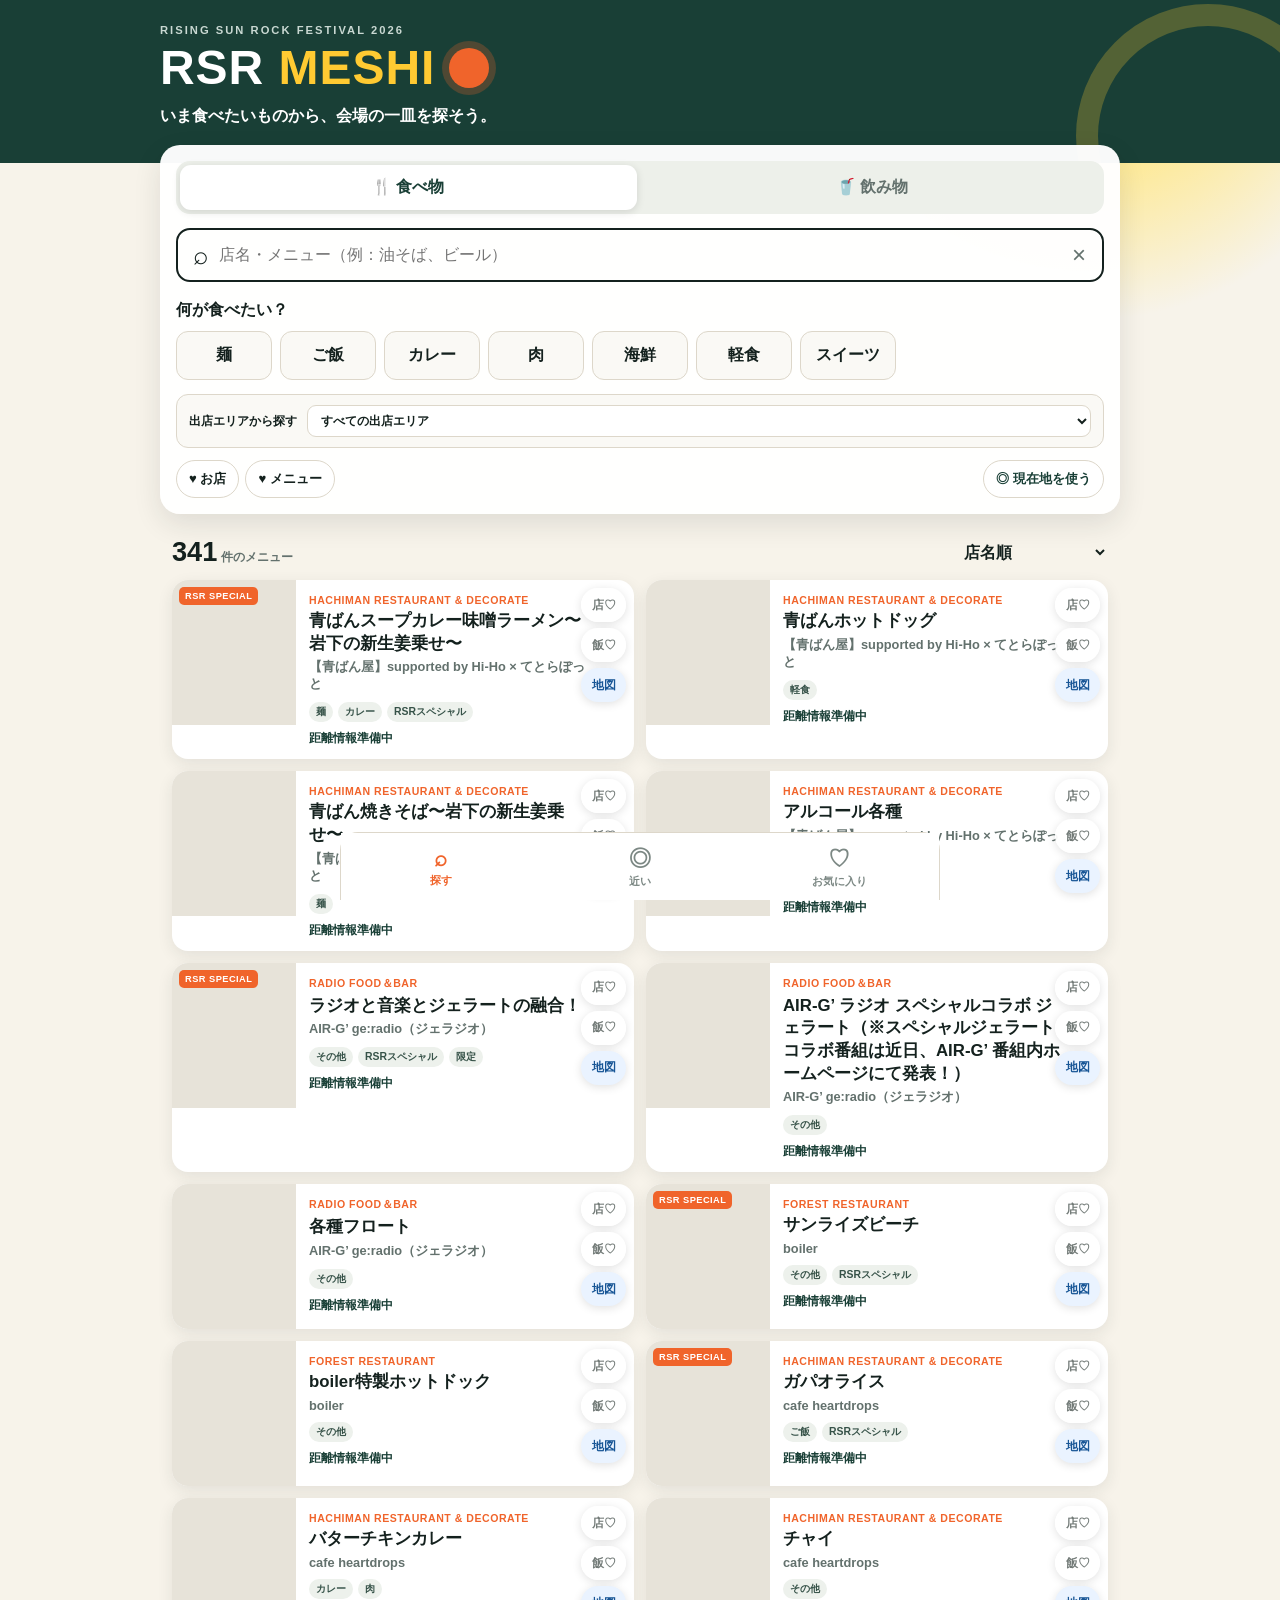
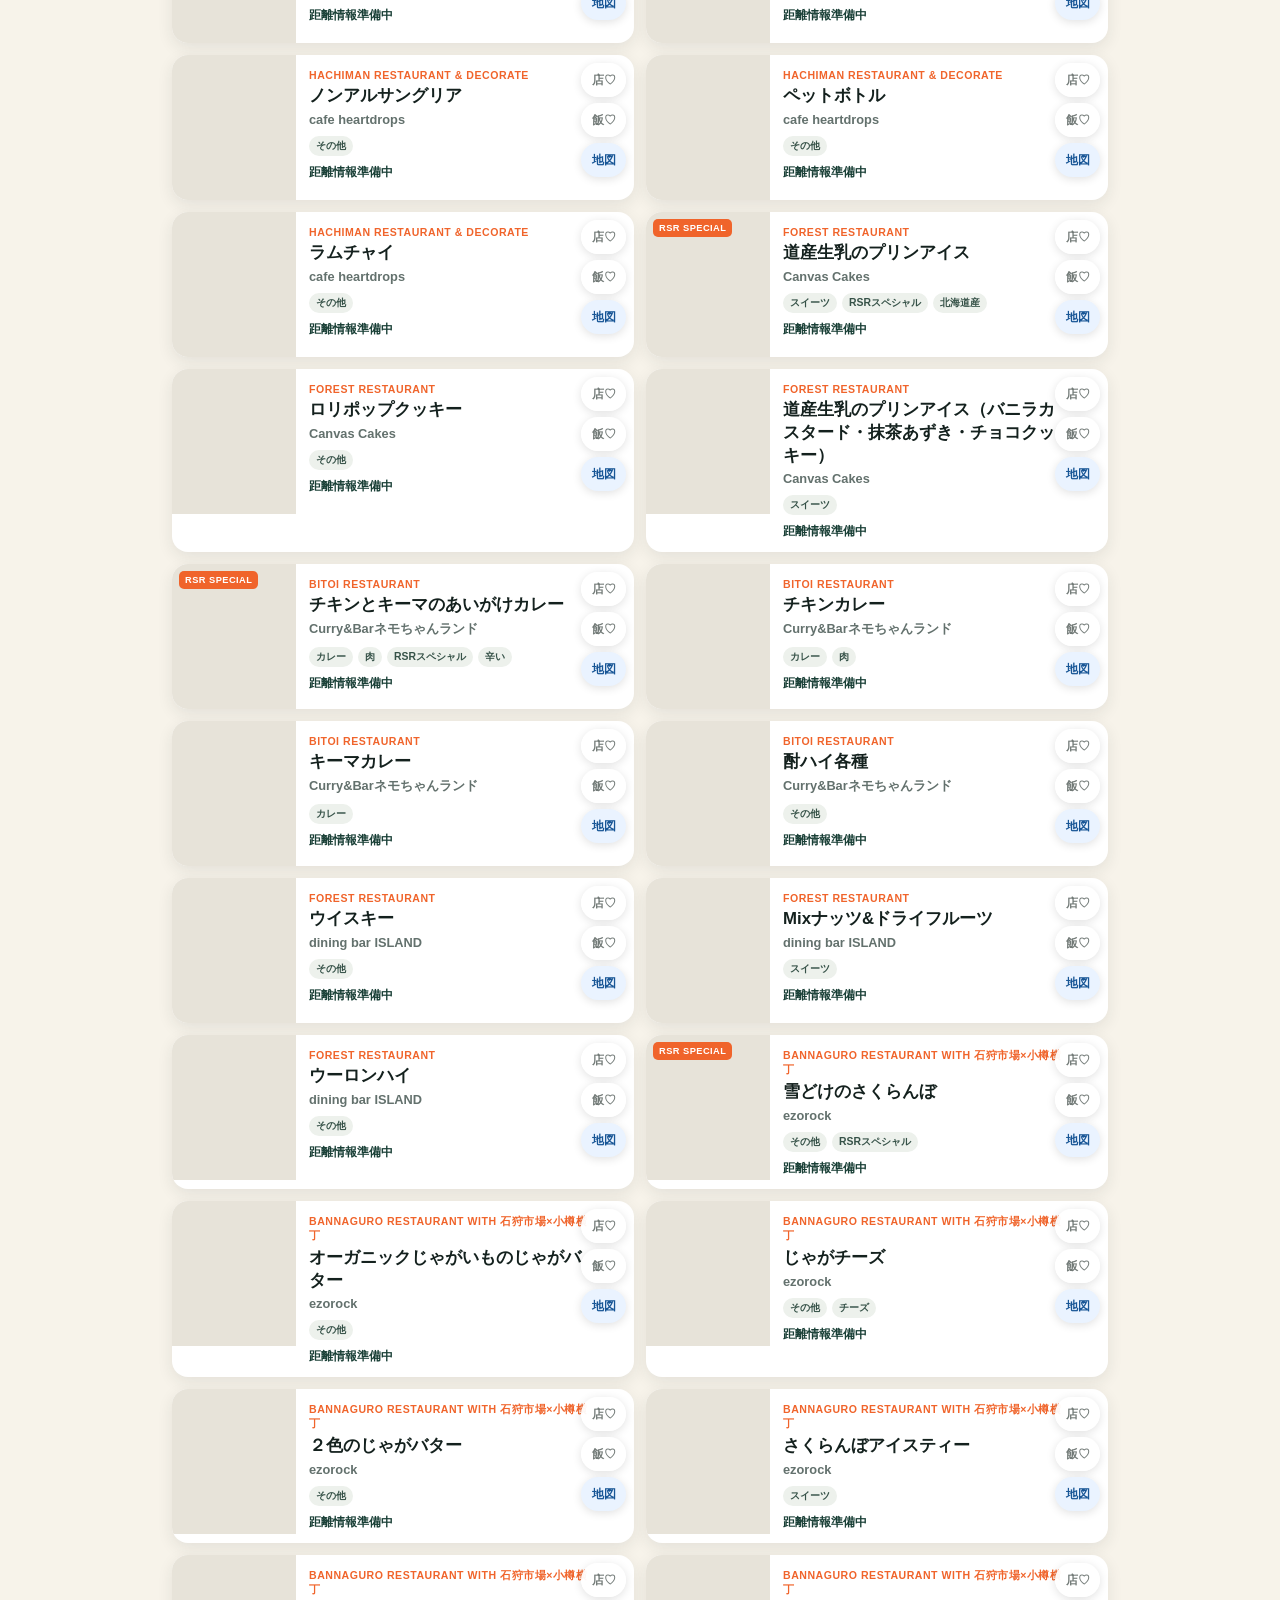
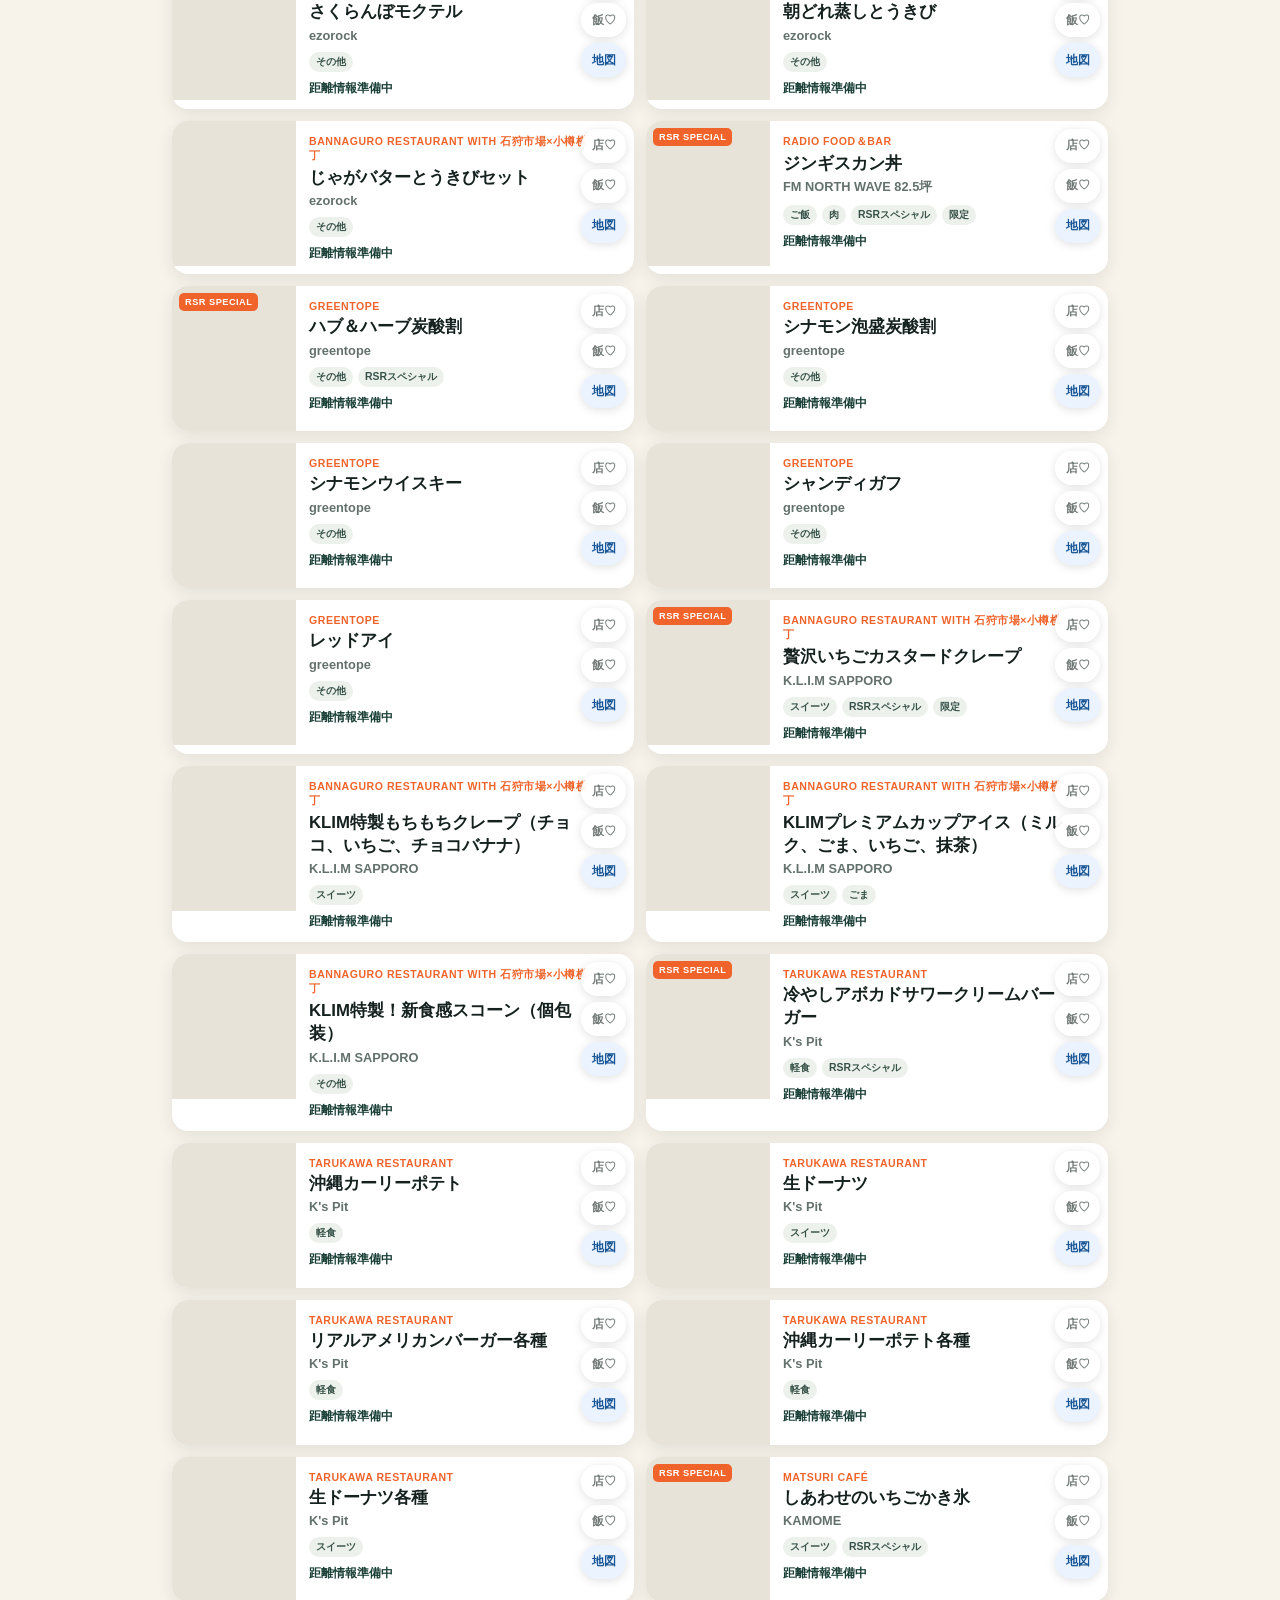
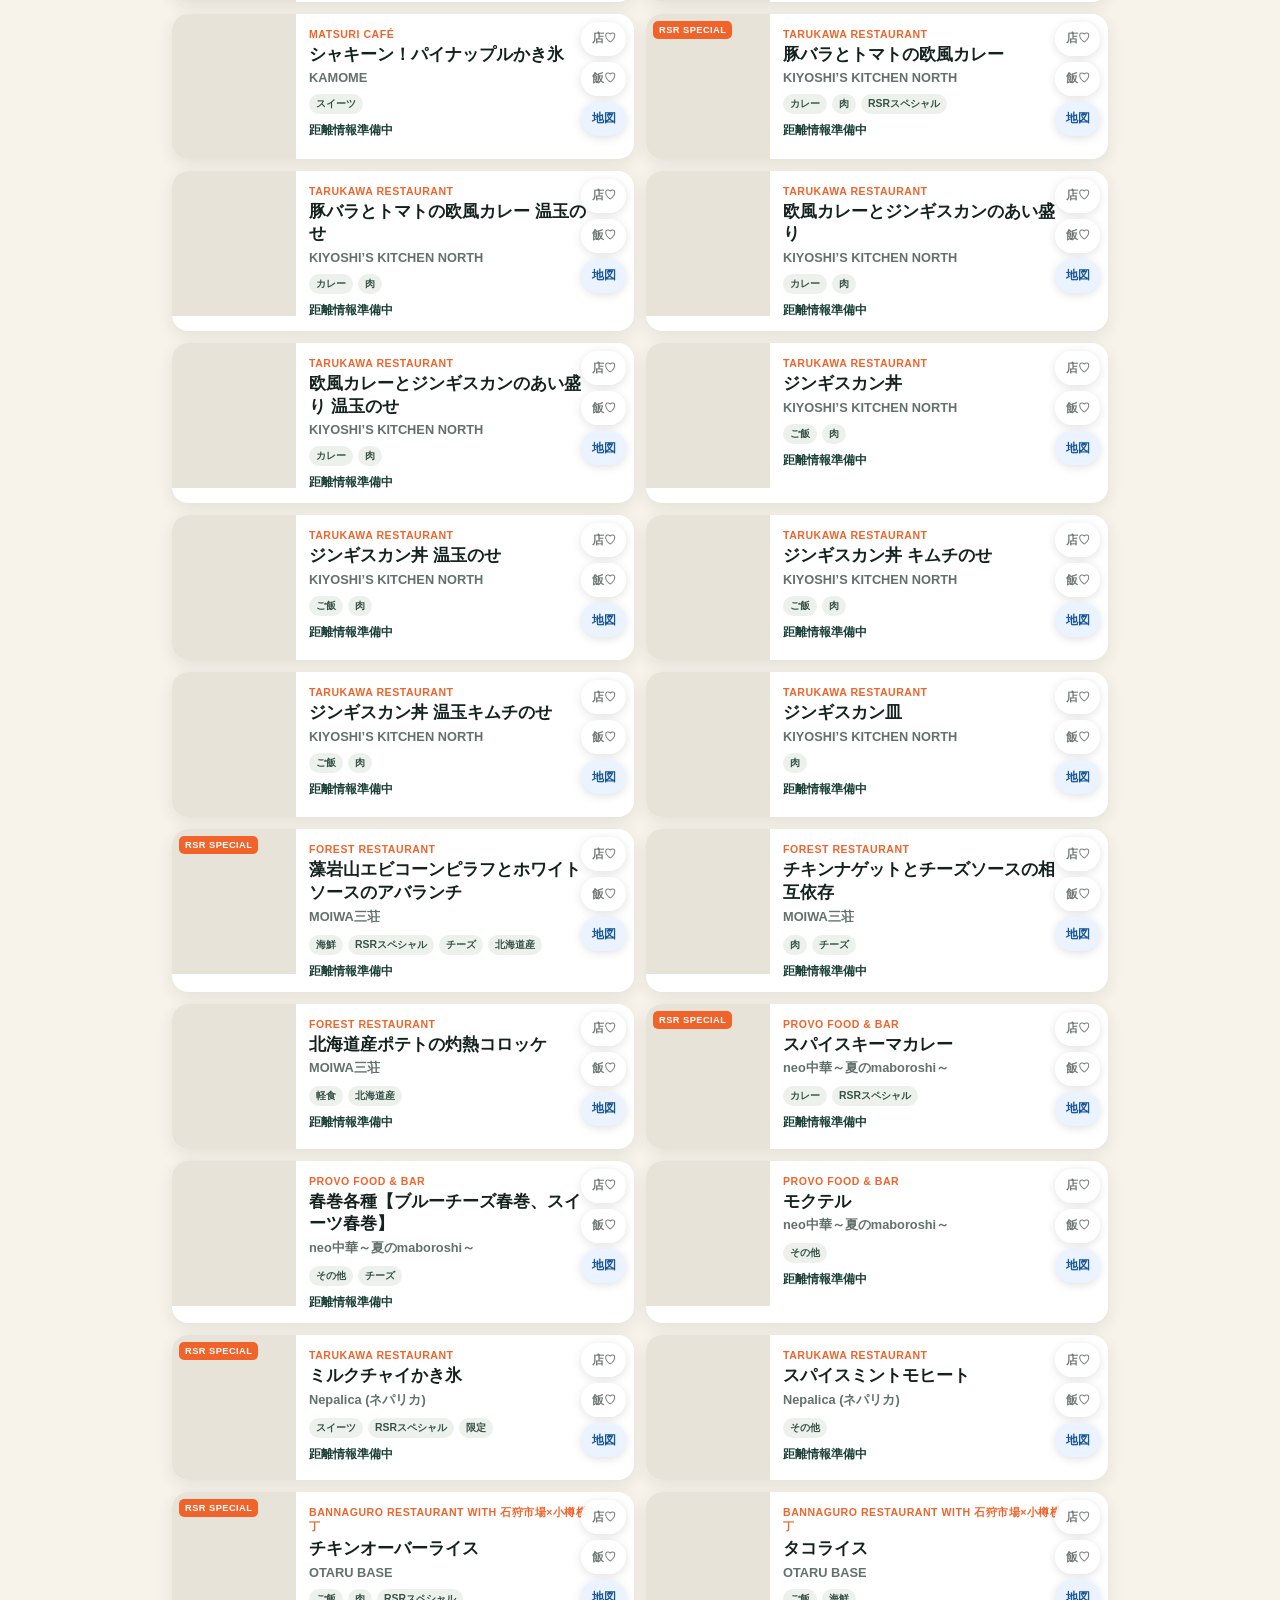
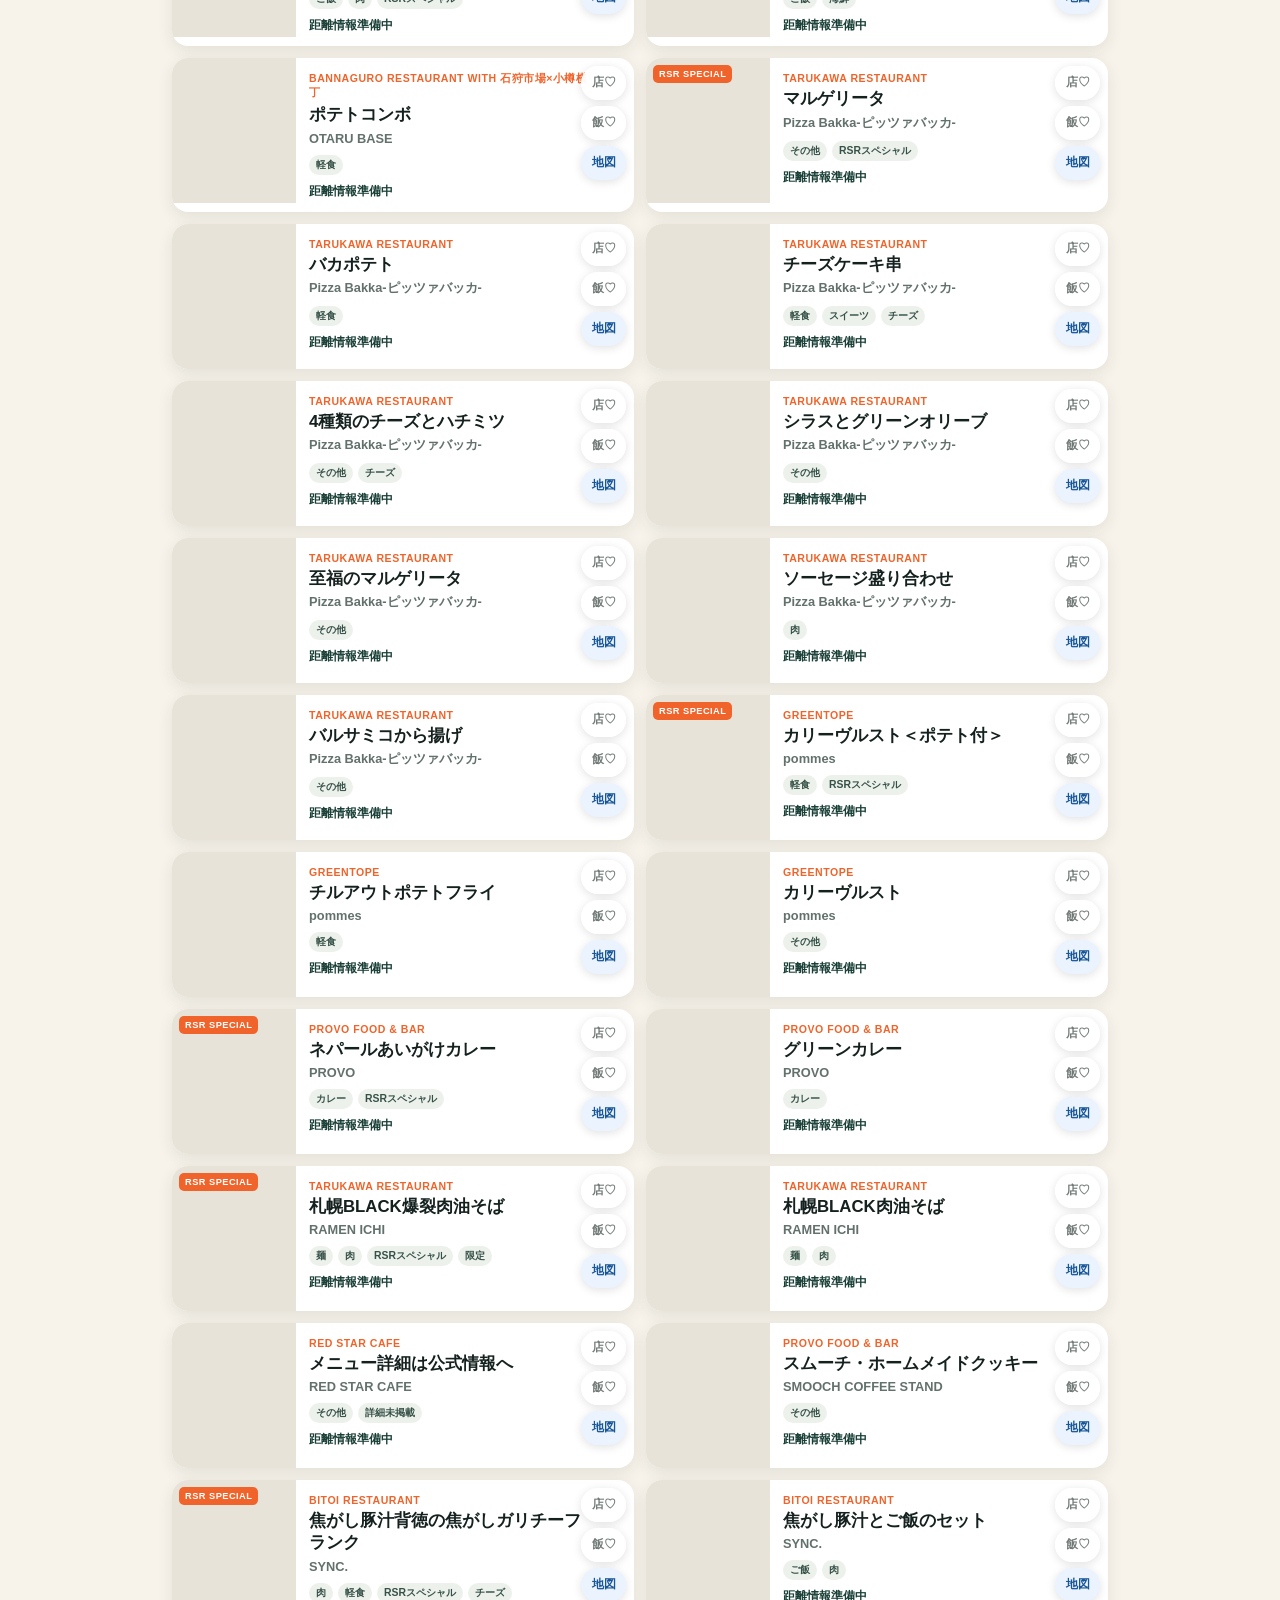
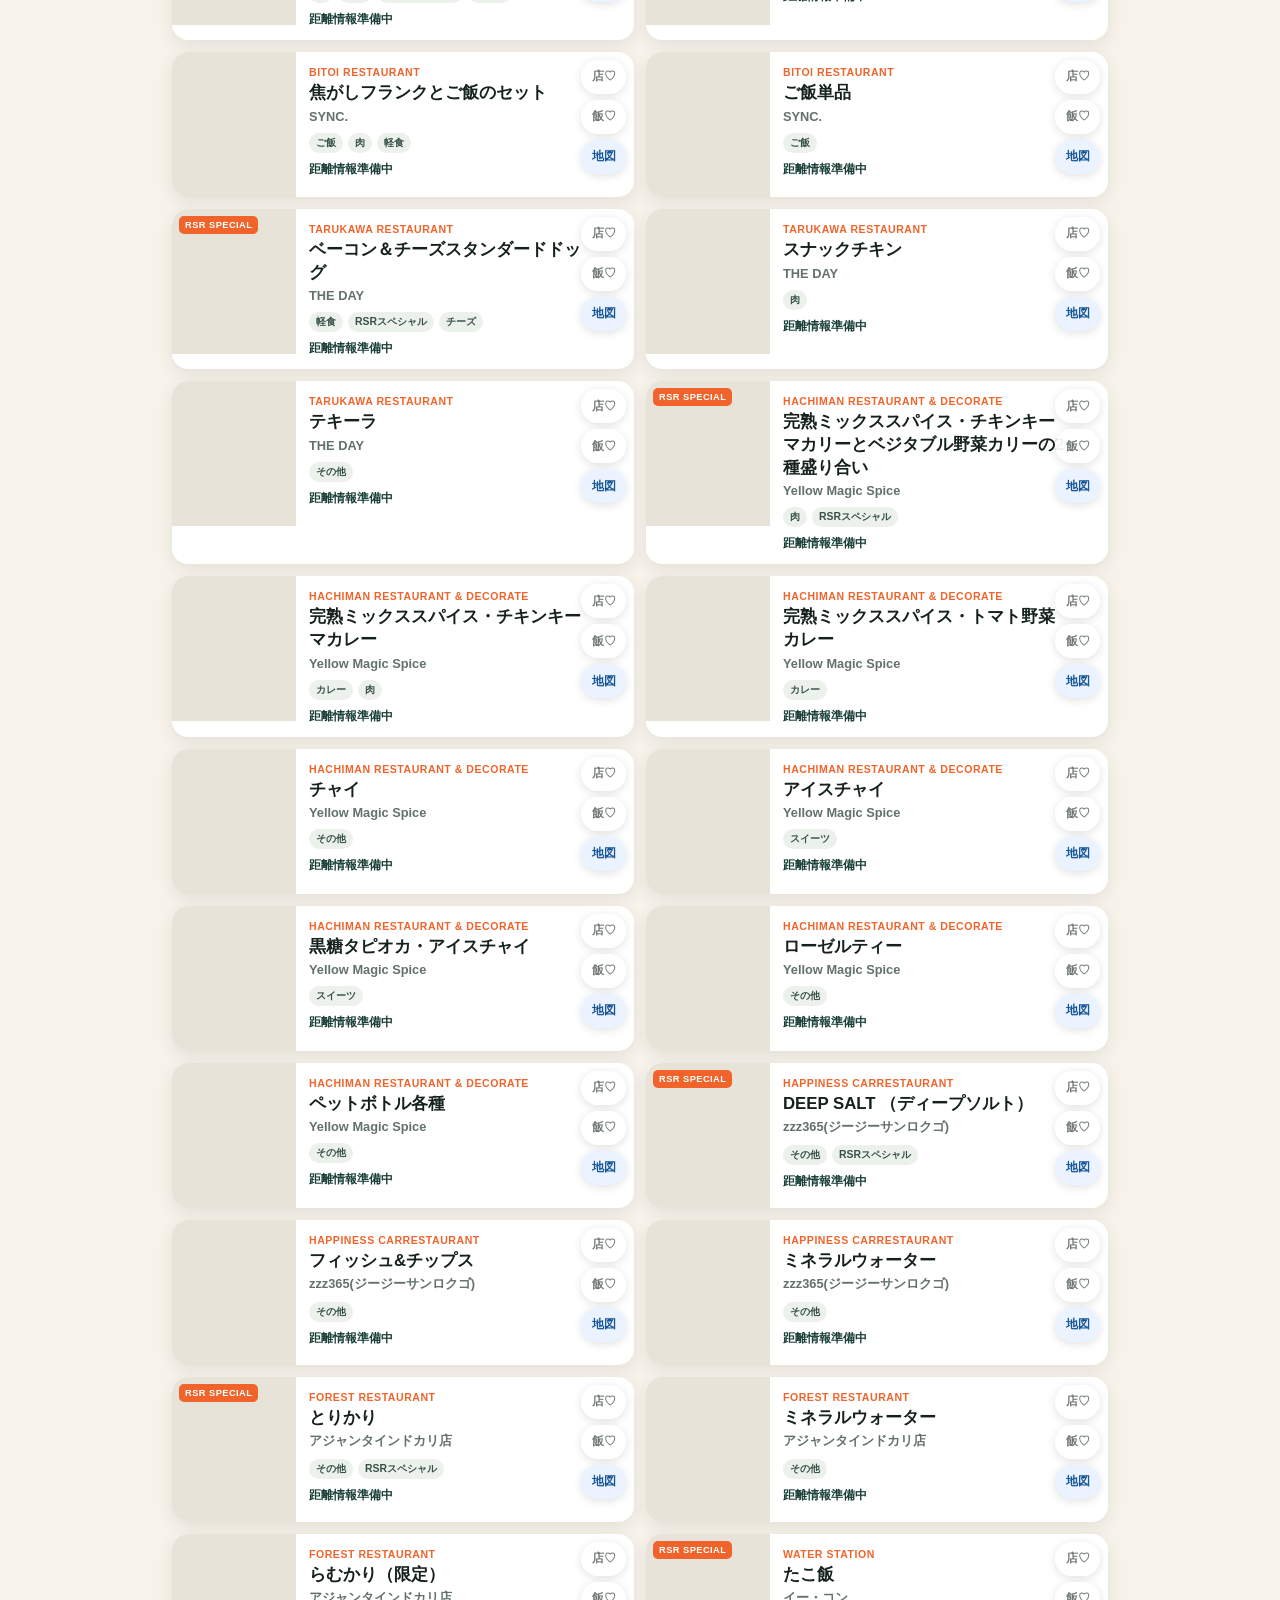
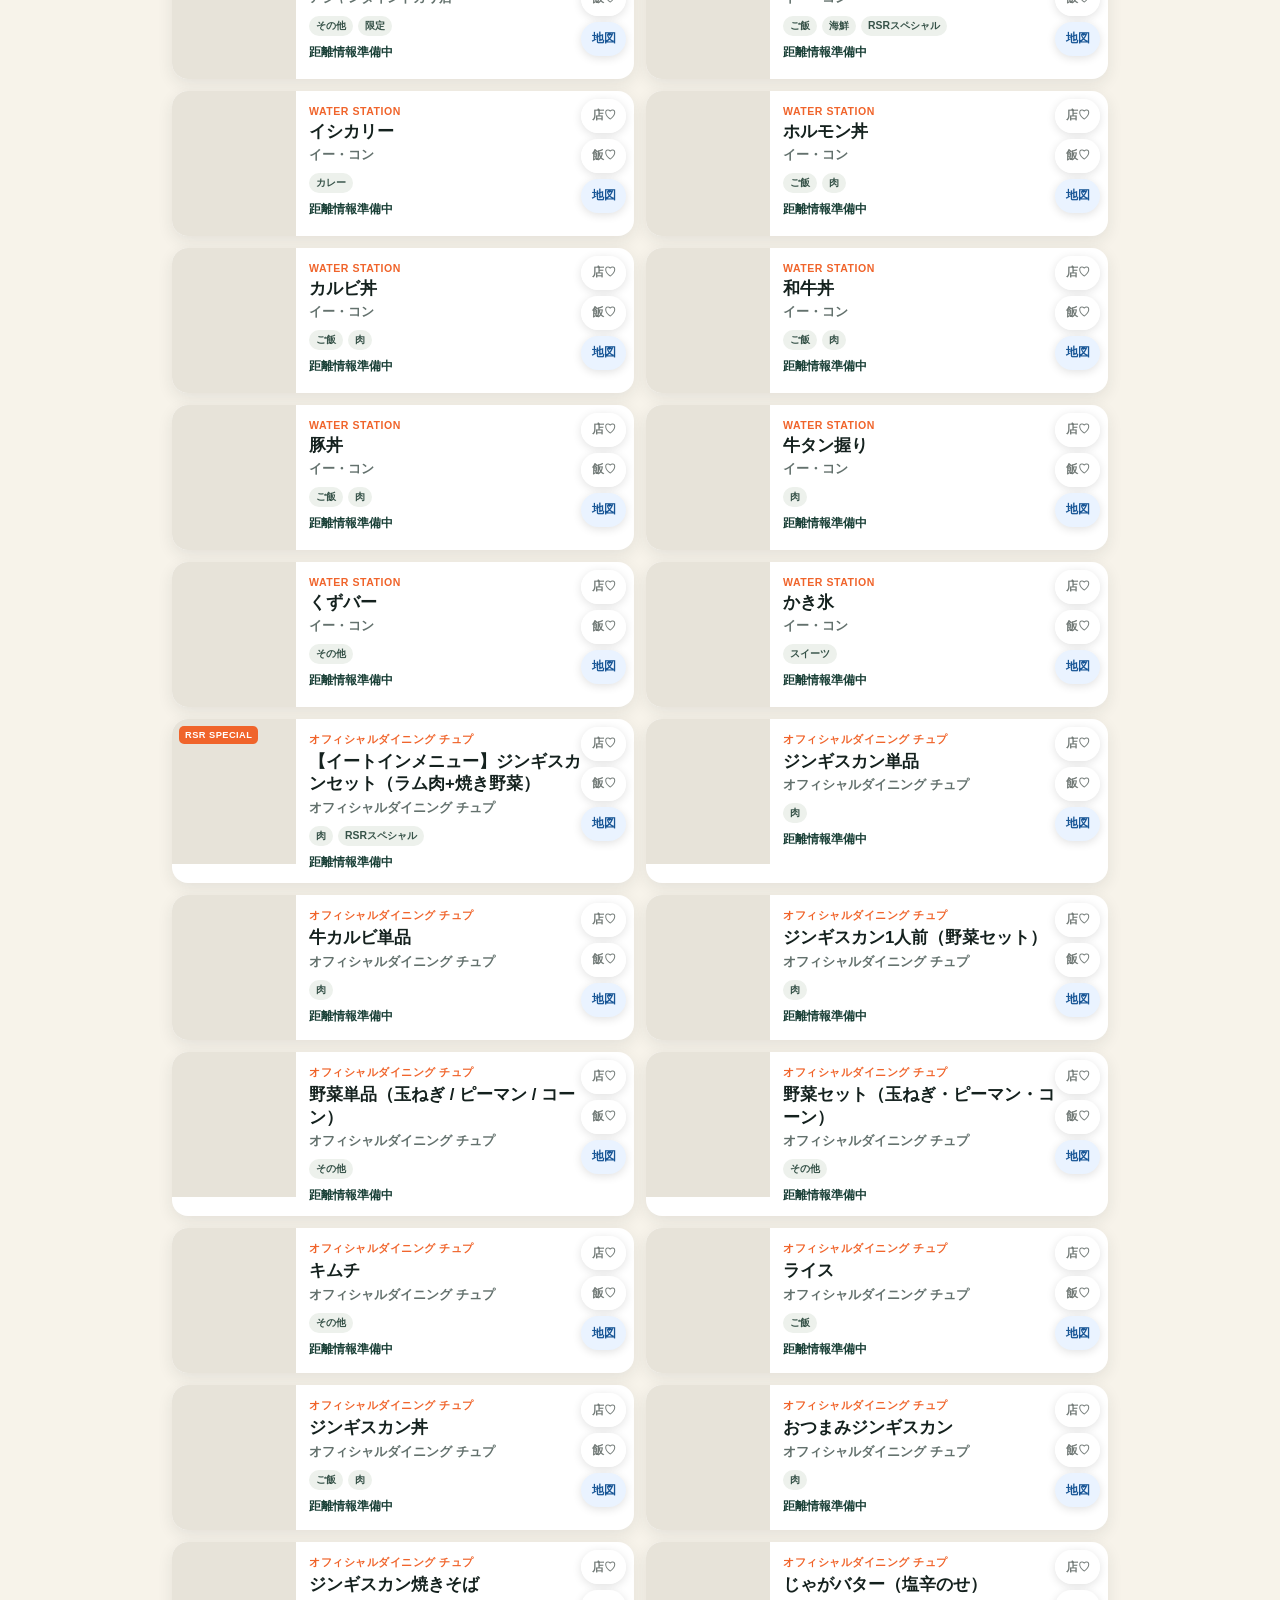
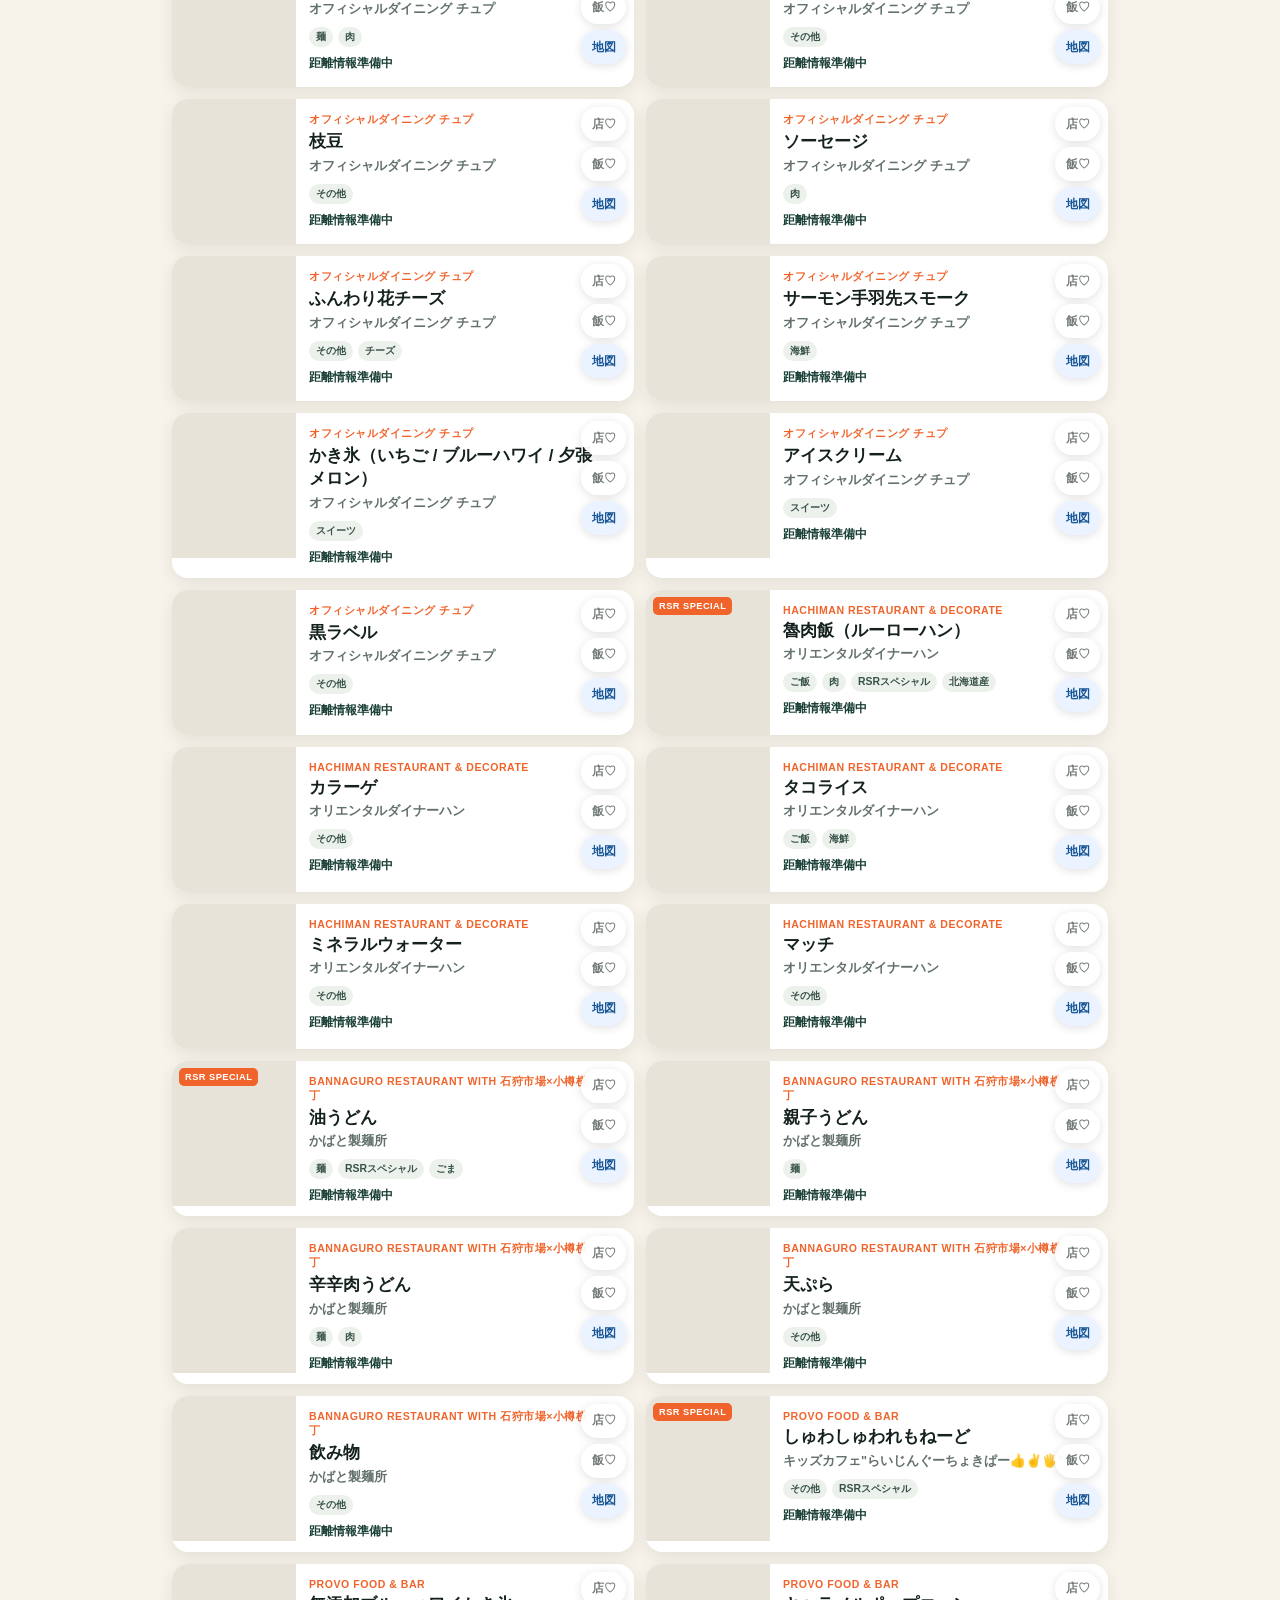
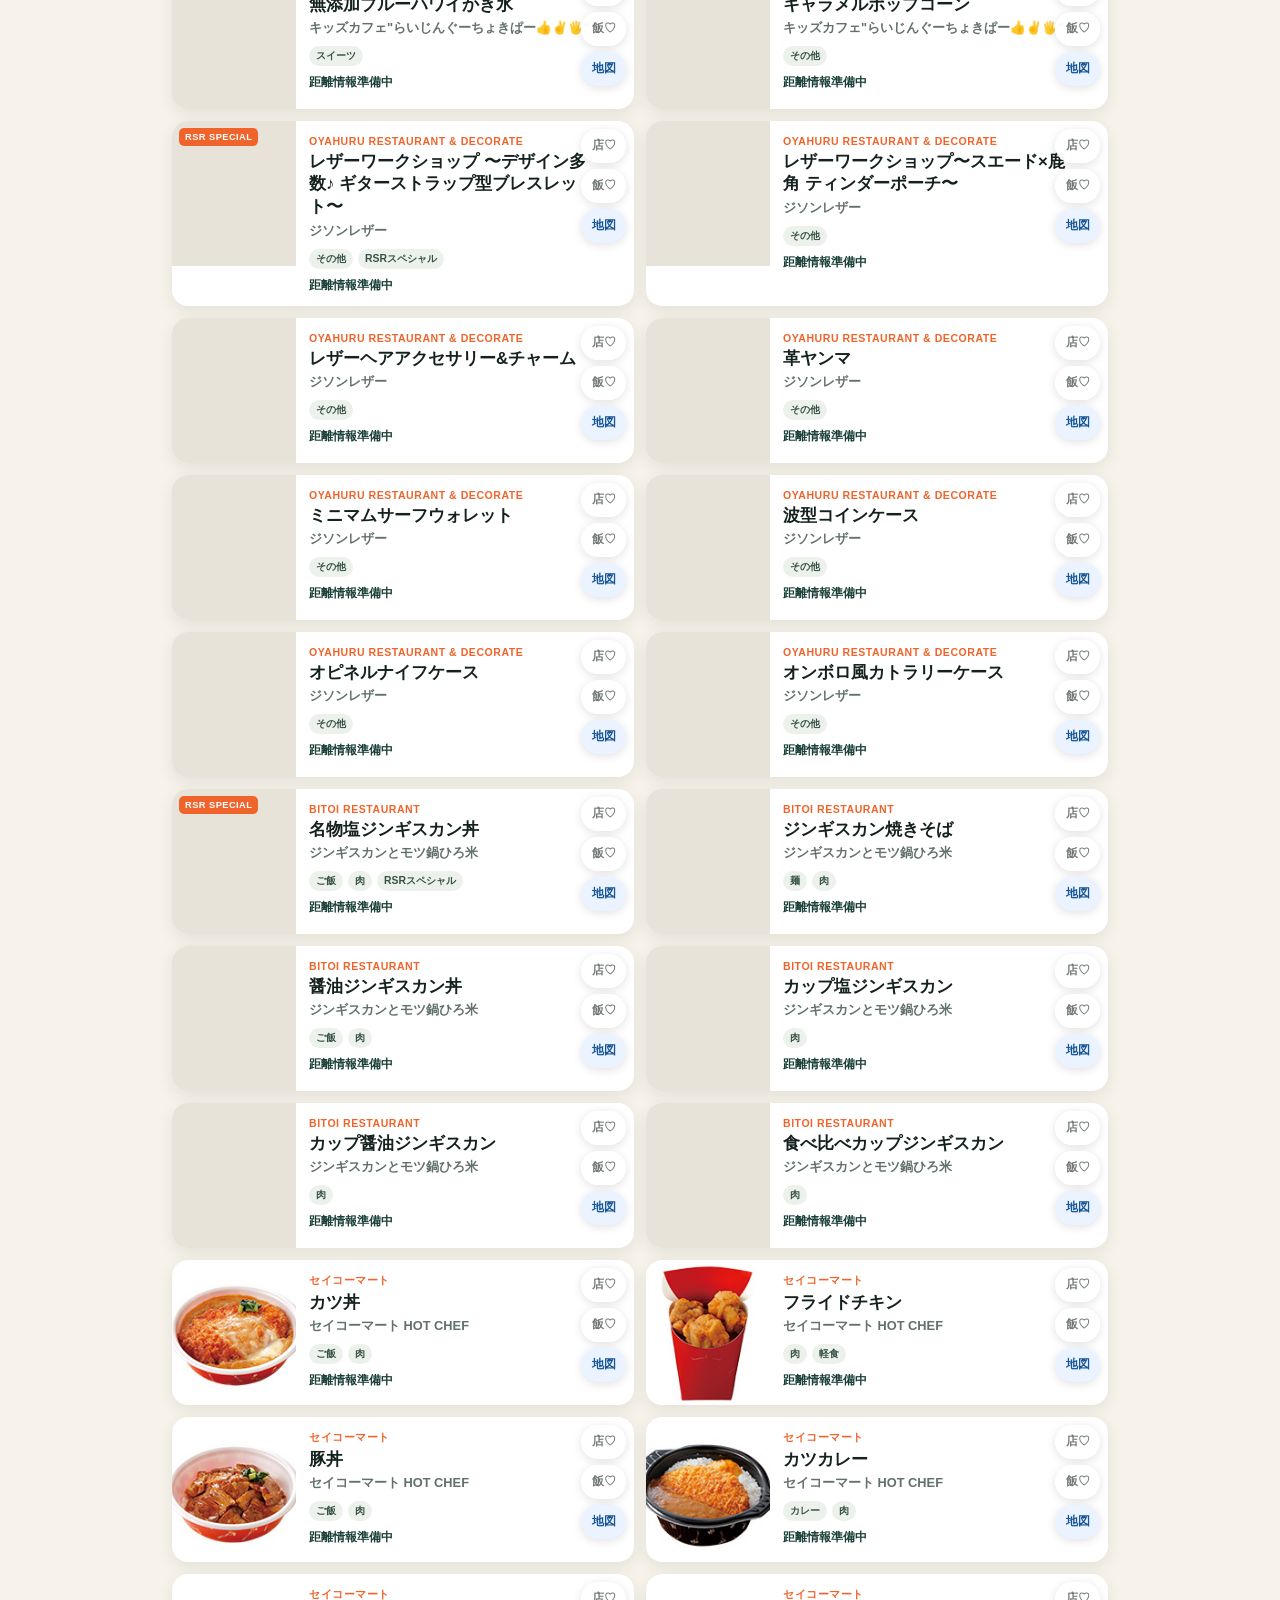
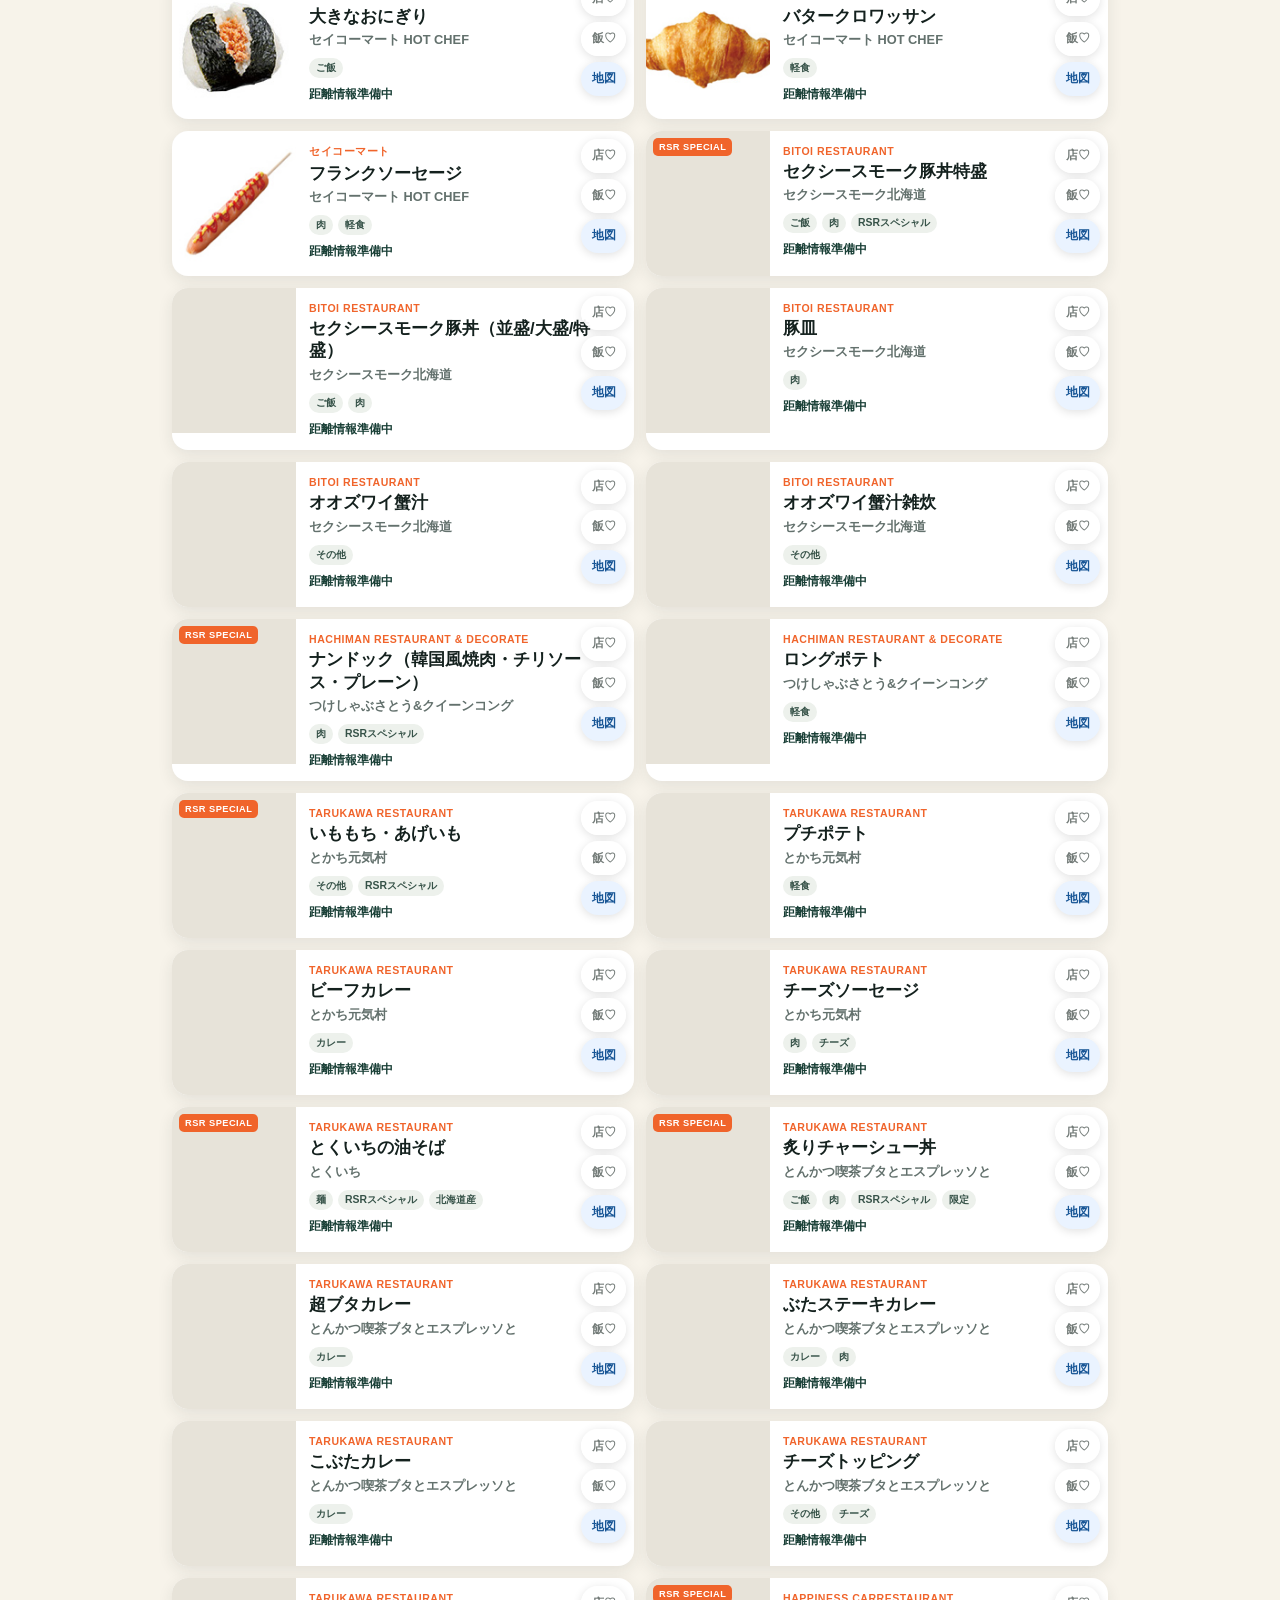
<file: index.html>
<!doctype html>
<html lang="ja">
<head>
  <meta charset="UTF-8">
  <meta name="viewport" content="width=device-width,initial-scale=1,viewport-fit=cover">
  <meta name="theme-color" content="#101c19">
  <meta name="description" content="RSR2026のフェス飯をメニューから素早く探せる非公式検索ツール">
  <title>RSR MESHI 2026｜フェス飯検索</title>
  <link rel="manifest" href="manifest.webmanifest">
  <link rel="preconnect" href="https://rsr.wess.co.jp">
  <link rel="stylesheet" href="assets/leaflet/leaflet.css">
  <link rel="stylesheet" href="styles.css?v=25">
</head>
<body>
  <header class="hero">
    <div class="eyebrow">RISING SUN ROCK FESTIVAL 2026</div>
    <div class="brand-row"><h1>RSR <span>MESHI</span></h1><div class="sun" aria-hidden="true"></div></div>
    <p>いま食べたいものから、会場の一皿を探そう。</p>
  </header>

  <main>
    <section class="search-panel" aria-label="検索条件">
      <div class="kind-tabs" role="tablist" aria-label="メニューの種類"><button id="food-tab" class="selected" type="button" role="tab">🍴 食べ物</button><button id="drink-tab" type="button" role="tab">🥤 飲み物</button></div>
      <label class="search-box">
        <span aria-hidden="true">⌕</span>
        <input id="search" type="search" aria-label="店名・メニューを検索" placeholder="店名・メニュー（例：油そば、ビール）" autocomplete="off">
        <button id="clear-search" class="icon-button" type="button" aria-label="検索語を消す">×</button>
      </label>
      <h2>何が食べたい？</h2>
      <div id="categories" class="category-grid" aria-label="カテゴリー"></div>
      <label class="area-filter"><span>出店エリアから探す</span><select id="area-filter" aria-label="出店エリア"><option value="">すべての出店エリア</option></select></label>
      <div class="filter-row">
        <div class="favorite-filters">
          <label class="switch"><input id="shop-favorites-only" type="checkbox"><span>♥ お店</span></label>
          <label class="switch"><input id="menu-favorites-only" type="checkbox"><span>♥ メニュー</span></label>
        </div>
        <button id="locate" class="secondary" type="button">◎ 現在地を使う</button>
      </div>
      <div id="nearest-area" class="nearest-area" hidden><div><small>現在地から一番近い出店エリア</small><b id="nearest-area-name"></b><span id="nearest-area-distance"></span></div><button id="select-nearest-area" type="button">このエリアのお店を見る</button></div>
      <div id="subfilters" class="subfilters" hidden></div>
    </section>

    <section class="results" aria-live="polite">
      <div class="results-head">
        <div><span id="result-count">—</span><small> 件のメニュー</small></div>
        <select id="sort" aria-label="並び順"><option value="name">店名順</option><option value="distance">現在地から近い順</option></select>
      </div>
      <div id="status" class="status">データを読み込んでいます…</div>
      <div id="cards" class="cards"></div>
    </section>
  </main>

  <nav class="bottom-nav" aria-label="メインナビゲーション">
    <button data-action="search" class="active"><b>⌕</b><span>探す</span></button>
    <button data-action="near"><b>◎</b><span>近い</span></button>
    <button data-action="favorites"><b>♡</b><span>お気に入り</span></button>
  </nav>

  <dialog id="detail"><div id="detail-content"></div></dialog>
  <dialog id="map-dialog" class="map-dialog">
    <button class="map-close" type="button" aria-label="地図を閉じる">×</button>
    <div class="map-heading"><b id="map-shop-name"></b><span id="map-area-name"></span></div>
    <div id="shop-map" aria-label="店舗と現在地の地図"></div>
    <div class="map-legend"><span><i class="place-dot"></i>出店エリア</span><span><i class="you-dot"></i>現在地</span><span><i class="route-dot"></i>最短経路</span></div>
    <button id="map-locate" class="map-locate" type="button">◎ 現在地も表示</button>
    <button id="map-route" class="map-route" type="button" hidden>↗ 黄色い通路で最短経路を表示</button><div id="route-status" class="route-status" hidden></div>
    <p>経路は公式会場図の黄色い通路を画像解析した概算です。GPS誤差があります。現地の案内、規制、混雑、通行止めを優先してください。</p>
  </dialog>
  <template id="card-template">
    <article class="card">
      <button class="card-main" type="button">
        <div class="photo-wrap"><img class="photo" alt="" loading="lazy"><span class="special">RSR SPECIAL</span></div>
        <div class="card-body"><div class="area"></div><h3 class="menu-name"></h3><div class="shop-name"></div><div class="chips"></div><div class="distance"></div></div>
      </button>
      <div class="card-favorites">
        <button class="shop-favorite" type="button" aria-label="お店をお気に入りに追加">店♡</button>
        <button class="menu-favorite" type="button" aria-label="メニューをお気に入りに追加">飯♡</button>
        <button class="map-direct" type="button" aria-label="お店の場所を地図で見る">地図</button>
      </div>
    </article>
  </template>
  <script src="assets/leaflet/leaflet.js"></script>
  <script src="app.js?v=25" defer></script>
</body>
</html>
</file>
<file: assets/leaflet/leaflet.css>
/* required styles */

.leaflet-pane,
.leaflet-tile,
.leaflet-marker-icon,
.leaflet-marker-shadow,
.leaflet-tile-container,
.leaflet-pane > svg,
.leaflet-pane > canvas,
.leaflet-zoom-box,
.leaflet-image-layer,
.leaflet-layer {
	position: absolute;
	left: 0;
	top: 0;
	}
.leaflet-container {
	overflow: hidden;
	}
.leaflet-tile,
.leaflet-marker-icon,
.leaflet-marker-shadow {
	-webkit-user-select: none;
	   -moz-user-select: none;
	        user-select: none;
	  -webkit-user-drag: none;
	}
/* Prevents IE11 from highlighting tiles in blue */
.leaflet-tile::selection {
	background: transparent;
}
/* Safari renders non-retina tile on retina better with this, but Chrome is worse */
.leaflet-safari .leaflet-tile {
	image-rendering: -webkit-optimize-contrast;
	}
/* hack that prevents hw layers "stretching" when loading new tiles */
.leaflet-safari .leaflet-tile-container {
	width: 1600px;
	height: 1600px;
	-webkit-transform-origin: 0 0;
	}
.leaflet-marker-icon,
.leaflet-marker-shadow {
	display: block;
	}
/* .leaflet-container svg: reset svg max-width decleration shipped in Joomla! (joomla.org) 3.x */
/* .leaflet-container img: map is broken in FF if you have max-width: 100% on tiles */
.leaflet-container .leaflet-overlay-pane svg {
	max-width: none !important;
	max-height: none !important;
	}
.leaflet-container .leaflet-marker-pane img,
.leaflet-container .leaflet-shadow-pane img,
.leaflet-container .leaflet-tile-pane img,
.leaflet-container img.leaflet-image-layer,
.leaflet-container .leaflet-tile {
	max-width: none !important;
	max-height: none !important;
	width: auto;
	padding: 0;
	}

.leaflet-container img.leaflet-tile {
	/* See: https://bugs.chromium.org/p/chromium/issues/detail?id=600120 */
	mix-blend-mode: plus-lighter;
}

.leaflet-container.leaflet-touch-zoom {
	-ms-touch-action: pan-x pan-y;
	touch-action: pan-x pan-y;
	}
.leaflet-container.leaflet-touch-drag {
	-ms-touch-action: pinch-zoom;
	/* Fallback for FF which doesn't support pinch-zoom */
	touch-action: none;
	touch-action: pinch-zoom;
}
.leaflet-container.leaflet-touch-drag.leaflet-touch-zoom {
	-ms-touch-action: none;
	touch-action: none;
}
.leaflet-container {
	-webkit-tap-highlight-color: transparent;
}
.leaflet-container a {
	-webkit-tap-highlight-color: rgba(51, 181, 229, 0.4);
}
.leaflet-tile {
	filter: inherit;
	visibility: hidden;
	}
.leaflet-tile-loaded {
	visibility: inherit;
	}
.leaflet-zoom-box {
	width: 0;
	height: 0;
	-moz-box-sizing: border-box;
	     box-sizing: border-box;
	z-index: 800;
	}
/* workaround for https://bugzilla.mozilla.org/show_bug.cgi?id=888319 */
.leaflet-overlay-pane svg {
	-moz-user-select: none;
	}

.leaflet-pane         { z-index: 400; }

.leaflet-tile-pane    { z-index: 200; }
.leaflet-overlay-pane { z-index: 400; }
.leaflet-shadow-pane  { z-index: 500; }
.leaflet-marker-pane  { z-index: 600; }
.leaflet-tooltip-pane   { z-index: 650; }
.leaflet-popup-pane   { z-index: 700; }

.leaflet-map-pane canvas { z-index: 100; }
.leaflet-map-pane svg    { z-index: 200; }

.leaflet-vml-shape {
	width: 1px;
	height: 1px;
	}
.lvml {
	behavior: url(#default#VML);
	display: inline-block;
	position: absolute;
	}


/* control positioning */

.leaflet-control {
	position: relative;
	z-index: 800;
	pointer-events: visiblePainted; /* IE 9-10 doesn't have auto */
	pointer-events: auto;
	}
.leaflet-top,
.leaflet-bottom {
	position: absolute;
	z-index: 1000;
	pointer-events: none;
	}
.leaflet-top {
	top: 0;
	}
.leaflet-right {
	right: 0;
	}
.leaflet-bottom {
	bottom: 0;
	}
.leaflet-left {
	left: 0;
	}
.leaflet-control {
	float: left;
	clear: both;
	}
.leaflet-right .leaflet-control {
	float: right;
	}
.leaflet-top .leaflet-control {
	margin-top: 10px;
	}
.leaflet-bottom .leaflet-control {
	margin-bottom: 10px;
	}
.leaflet-left .leaflet-control {
	margin-left: 10px;
	}
.leaflet-right .leaflet-control {
	margin-right: 10px;
	}


/* zoom and fade animations */

.leaflet-fade-anim .leaflet-popup {
	opacity: 0;
	-webkit-transition: opacity 0.2s linear;
	   -moz-transition: opacity 0.2s linear;
	        transition: opacity 0.2s linear;
	}
.leaflet-fade-anim .leaflet-map-pane .leaflet-popup {
	opacity: 1;
	}
.leaflet-zoom-animated {
	-webkit-transform-origin: 0 0;
	    -ms-transform-origin: 0 0;
	        transform-origin: 0 0;
	}
svg.leaflet-zoom-animated {
	will-change: transform;
}

.leaflet-zoom-anim .leaflet-zoom-animated {
	-webkit-transition: -webkit-transform 0.25s cubic-bezier(0,0,0.25,1);
	   -moz-transition:    -moz-transform 0.25s cubic-bezier(0,0,0.25,1);
	        transition:         transform 0.25s cubic-bezier(0,0,0.25,1);
	}
.leaflet-zoom-anim .leaflet-tile,
.leaflet-pan-anim .leaflet-tile {
	-webkit-transition: none;
	   -moz-transition: none;
	        transition: none;
	}

.leaflet-zoom-anim .leaflet-zoom-hide {
	visibility: hidden;
	}


/* cursors */

.leaflet-interactive {
	cursor: pointer;
	}
.leaflet-grab {
	cursor: -webkit-grab;
	cursor:    -moz-grab;
	cursor:         grab;
	}
.leaflet-crosshair,
.leaflet-crosshair .leaflet-interactive {
	cursor: crosshair;
	}
.leaflet-popup-pane,
.leaflet-control {
	cursor: auto;
	}
.leaflet-dragging .leaflet-grab,
.leaflet-dragging .leaflet-grab .leaflet-interactive,
.leaflet-dragging .leaflet-marker-draggable {
	cursor: move;
	cursor: -webkit-grabbing;
	cursor:    -moz-grabbing;
	cursor:         grabbing;
	}

/* marker & overlays interactivity */
.leaflet-marker-icon,
.leaflet-marker-shadow,
.leaflet-image-layer,
.leaflet-pane > svg path,
.leaflet-tile-container {
	pointer-events: none;
	}

.leaflet-marker-icon.leaflet-interactive,
.leaflet-image-layer.leaflet-interactive,
.leaflet-pane > svg path.leaflet-interactive,
svg.leaflet-image-layer.leaflet-interactive path {
	pointer-events: visiblePainted; /* IE 9-10 doesn't have auto */
	pointer-events: auto;
	}

/* visual tweaks */

.leaflet-container {
	background: #ddd;
	outline-offset: 1px;
	}
.leaflet-container a {
	color: #0078A8;
	}
.leaflet-zoom-box {
	border: 2px dotted #38f;
	background: rgba(255,255,255,0.5);
	}


/* general typography */
.leaflet-container {
	font-family: "Helvetica Neue", Arial, Helvetica, sans-serif;
	font-size: 12px;
	font-size: 0.75rem;
	line-height: 1.5;
	}


/* general toolbar styles */

.leaflet-bar {
	box-shadow: 0 1px 5px rgba(0,0,0,0.65);
	border-radius: 4px;
	}
.leaflet-bar a {
	background-color: #fff;
	border-bottom: 1px solid #ccc;
	width: 26px;
	height: 26px;
	line-height: 26px;
	display: block;
	text-align: center;
	text-decoration: none;
	color: black;
	}
.leaflet-bar a,
.leaflet-control-layers-toggle {
	background-position: 50% 50%;
	background-repeat: no-repeat;
	display: block;
	}
.leaflet-bar a:hover,
.leaflet-bar a:focus {
	background-color: #f4f4f4;
	}
.leaflet-bar a:first-child {
	border-top-left-radius: 4px;
	border-top-right-radius: 4px;
	}
.leaflet-bar a:last-child {
	border-bottom-left-radius: 4px;
	border-bottom-right-radius: 4px;
	border-bottom: none;
	}
.leaflet-bar a.leaflet-disabled {
	cursor: default;
	background-color: #f4f4f4;
	color: #bbb;
	}

.leaflet-touch .leaflet-bar a {
	width: 30px;
	height: 30px;
	line-height: 30px;
	}
.leaflet-touch .leaflet-bar a:first-child {
	border-top-left-radius: 2px;
	border-top-right-radius: 2px;
	}
.leaflet-touch .leaflet-bar a:last-child {
	border-bottom-left-radius: 2px;
	border-bottom-right-radius: 2px;
	}

/* zoom control */

.leaflet-control-zoom-in,
.leaflet-control-zoom-out {
	font: bold 18px 'Lucida Console', Monaco, monospace;
	text-indent: 1px;
	}

.leaflet-touch .leaflet-control-zoom-in, .leaflet-touch .leaflet-control-zoom-out  {
	font-size: 22px;
	}


/* layers control */

.leaflet-control-layers {
	box-shadow: 0 1px 5px rgba(0,0,0,0.4);
	background: #fff;
	border-radius: 5px;
	}
.leaflet-control-layers-toggle {
	background-image: url(images/layers.png);
	width: 36px;
	height: 36px;
	}
.leaflet-retina .leaflet-control-layers-toggle {
	background-image: url(images/layers-2x.png);
	background-size: 26px 26px;
	}
.leaflet-touch .leaflet-control-layers-toggle {
	width: 44px;
	height: 44px;
	}
.leaflet-control-layers .leaflet-control-layers-list,
.leaflet-control-layers-expanded .leaflet-control-layers-toggle {
	display: none;
	}
.leaflet-control-layers-expanded .leaflet-control-layers-list {
	display: block;
	position: relative;
	}
.leaflet-control-layers-expanded {
	padding: 6px 10px 6px 6px;
	color: #333;
	background: #fff;
	}
.leaflet-control-layers-scrollbar {
	overflow-y: scroll;
	overflow-x: hidden;
	padding-right: 5px;
	}
.leaflet-control-layers-selector {
	margin-top: 2px;
	position: relative;
	top: 1px;
	}
.leaflet-control-layers label {
	display: block;
	font-size: 13px;
	font-size: 1.08333em;
	}
.leaflet-control-layers-separator {
	height: 0;
	border-top: 1px solid #ddd;
	margin: 5px -10px 5px -6px;
	}

/* Default icon URLs */
.leaflet-default-icon-path { /* used only in path-guessing heuristic, see L.Icon.Default */
	background-image: url(images/marker-icon.png);
	}


/* attribution and scale controls */

.leaflet-container .leaflet-control-attribution {
	background: #fff;
	background: rgba(255, 255, 255, 0.8);
	margin: 0;
	}
.leaflet-control-attribution,
.leaflet-control-scale-line {
	padding: 0 5px;
	color: #333;
	line-height: 1.4;
	}
.leaflet-control-attribution a {
	text-decoration: none;
	}
.leaflet-control-attribution a:hover,
.leaflet-control-attribution a:focus {
	text-decoration: underline;
	}
.leaflet-attribution-flag {
	display: inline !important;
	vertical-align: baseline !important;
	width: 1em;
	height: 0.6669em;
	}
.leaflet-left .leaflet-control-scale {
	margin-left: 5px;
	}
.leaflet-bottom .leaflet-control-scale {
	margin-bottom: 5px;
	}
.leaflet-control-scale-line {
	border: 2px solid #777;
	border-top: none;
	line-height: 1.1;
	padding: 2px 5px 1px;
	white-space: nowrap;
	-moz-box-sizing: border-box;
	     box-sizing: border-box;
	background: rgba(255, 255, 255, 0.8);
	text-shadow: 1px 1px #fff;
	}
.leaflet-control-scale-line:not(:first-child) {
	border-top: 2px solid #777;
	border-bottom: none;
	margin-top: -2px;
	}
.leaflet-control-scale-line:not(:first-child):not(:last-child) {
	border-bottom: 2px solid #777;
	}

.leaflet-touch .leaflet-control-attribution,
.leaflet-touch .leaflet-control-layers,
.leaflet-touch .leaflet-bar {
	box-shadow: none;
	}
.leaflet-touch .leaflet-control-layers,
.leaflet-touch .leaflet-bar {
	border: 2px solid rgba(0,0,0,0.2);
	background-clip: padding-box;
	}


/* popup */

.leaflet-popup {
	position: absolute;
	text-align: center;
	margin-bottom: 20px;
	}
.leaflet-popup-content-wrapper {
	padding: 1px;
	text-align: left;
	border-radius: 12px;
	}
.leaflet-popup-content {
	margin: 13px 24px 13px 20px;
	line-height: 1.3;
	font-size: 13px;
	font-size: 1.08333em;
	min-height: 1px;
	}
.leaflet-popup-content p {
	margin: 17px 0;
	margin: 1.3em 0;
	}
.leaflet-popup-tip-container {
	width: 40px;
	height: 20px;
	position: absolute;
	left: 50%;
	margin-top: -1px;
	margin-left: -20px;
	overflow: hidden;
	pointer-events: none;
	}
.leaflet-popup-tip {
	width: 17px;
	height: 17px;
	padding: 1px;

	margin: -10px auto 0;
	pointer-events: auto;

	-webkit-transform: rotate(45deg);
	   -moz-transform: rotate(45deg);
	    -ms-transform: rotate(45deg);
	        transform: rotate(45deg);
	}
.leaflet-popup-content-wrapper,
.leaflet-popup-tip {
	background: white;
	color: #333;
	box-shadow: 0 3px 14px rgba(0,0,0,0.4);
	}
.leaflet-container a.leaflet-popup-close-button {
	position: absolute;
	top: 0;
	right: 0;
	border: none;
	text-align: center;
	width: 24px;
	height: 24px;
	font: 16px/24px Tahoma, Verdana, sans-serif;
	color: #757575;
	text-decoration: none;
	background: transparent;
	}
.leaflet-container a.leaflet-popup-close-button:hover,
.leaflet-container a.leaflet-popup-close-button:focus {
	color: #585858;
	}
.leaflet-popup-scrolled {
	overflow: auto;
	}

.leaflet-oldie .leaflet-popup-content-wrapper {
	-ms-zoom: 1;
	}
.leaflet-oldie .leaflet-popup-tip {
	width: 24px;
	margin: 0 auto;

	-ms-filter: "progid:DXImageTransform.Microsoft.Matrix(M11=0.70710678, M12=0.70710678, M21=-0.70710678, M22=0.70710678)";
	filter: progid:DXImageTransform.Microsoft.Matrix(M11=0.70710678, M12=0.70710678, M21=-0.70710678, M22=0.70710678);
	}

.leaflet-oldie .leaflet-control-zoom,
.leaflet-oldie .leaflet-control-layers,
.leaflet-oldie .leaflet-popup-content-wrapper,
.leaflet-oldie .leaflet-popup-tip {
	border: 1px solid #999;
	}


/* div icon */

.leaflet-div-icon {
	background: #fff;
	border: 1px solid #666;
	}


/* Tooltip */
/* Base styles for the element that has a tooltip */
.leaflet-tooltip {
	position: absolute;
	padding: 6px;
	background-color: #fff;
	border: 1px solid #fff;
	border-radius: 3px;
	color: #222;
	white-space: nowrap;
	-webkit-user-select: none;
	-moz-user-select: none;
	-ms-user-select: none;
	user-select: none;
	pointer-events: none;
	box-shadow: 0 1px 3px rgba(0,0,0,0.4);
	}
.leaflet-tooltip.leaflet-interactive {
	cursor: pointer;
	pointer-events: auto;
	}
.leaflet-tooltip-top:before,
.leaflet-tooltip-bottom:before,
.leaflet-tooltip-left:before,
.leaflet-tooltip-right:before {
	position: absolute;
	pointer-events: none;
	border: 6px solid transparent;
	background: transparent;
	content: "";
	}

/* Directions */

.leaflet-tooltip-bottom {
	margin-top: 6px;
}
.leaflet-tooltip-top {
	margin-top: -6px;
}
.leaflet-tooltip-bottom:before,
.leaflet-tooltip-top:before {
	left: 50%;
	margin-left: -6px;
	}
.leaflet-tooltip-top:before {
	bottom: 0;
	margin-bottom: -12px;
	border-top-color: #fff;
	}
.leaflet-tooltip-bottom:before {
	top: 0;
	margin-top: -12px;
	margin-left: -6px;
	border-bottom-color: #fff;
	}
.leaflet-tooltip-left {
	margin-left: -6px;
}
.leaflet-tooltip-right {
	margin-left: 6px;
}
.leaflet-tooltip-left:before,
.leaflet-tooltip-right:before {
	top: 50%;
	margin-top: -6px;
	}
.leaflet-tooltip-left:before {
	right: 0;
	margin-right: -12px;
	border-left-color: #fff;
	}
.leaflet-tooltip-right:before {
	left: 0;
	margin-left: -12px;
	border-right-color: #fff;
	}

/* Printing */

@media print {
	/* Prevent printers from removing background-images of controls. */
	.leaflet-control {
		-webkit-print-color-adjust: exact;
		print-color-adjust: exact;
		}
	}
</file>
<file: styles.css>
:root{--ink:#14211e;--muted:#63716d;--paper:#f7f3ea;--card:#fff;--sun:#ffca32;--orange:#f0642b;--green:#193f36;--line:#ddd7ca;--shadow:0 10px 28px rgba(26,39,35,.11)}
*{box-sizing:border-box}html{background:var(--paper);scroll-behavior:smooth}body{margin:0;color:var(--ink);background:radial-gradient(circle at 85% 0,#ffe783 0 8rem,transparent 20rem),var(--paper);font-family:-apple-system,BlinkMacSystemFont,"Hiragino Sans","Yu Gothic UI",sans-serif;padding-bottom:86px}button,input,select{font:inherit}button{cursor:pointer}.hero{background:var(--green);color:#fff;padding:calc(24px + env(safe-area-inset-top)) 20px 36px;overflow:hidden;position:relative}.hero:after{content:"";position:absolute;inset:auto -60px -105px auto;width:220px;height:220px;border:22px solid rgba(255,202,50,.25);border-radius:50%}.eyebrow{font-size:.7rem;letter-spacing:.18em;color:#c9d8d2;font-weight:800}.brand-row{display:flex;align-items:center;gap:14px;margin-top:8px}.brand-row h1{font-family:Impact,"Arial Black",sans-serif;font-size:3rem;line-height:1;margin:0;letter-spacing:.02em}.brand-row h1 span{color:var(--sun)}.sun{width:40px;height:40px;background:var(--orange);border-radius:50%;box-shadow:0 0 0 7px rgba(240,100,43,.25)}.hero p{margin:14px 0 0;font-weight:700}.search-panel{margin:-18px 12px 0;padding:16px;position:relative;background:rgba(255,255,255,.97);border-radius:20px;box-shadow:var(--shadow);max-width:960px}.search-box{height:54px;border:2px solid var(--ink);border-radius:14px;display:flex;align-items:center;padding:0 10px 0 15px;gap:8px}.search-box>span{font-size:1.6rem}.search-box input{border:0;outline:0;width:100%;font-size:16px;background:transparent}.icon-button{border:0;background:transparent;font-size:1.5rem;color:var(--muted)}.search-panel h2{font-size:1rem;margin:18px 0 10px}.category-grid{display:grid;grid-template-columns:repeat(3,1fr);gap:8px}.category{border:1px solid var(--line);background:#faf9f5;border-radius:12px;min-height:49px;font-weight:800;color:var(--ink)}.category.selected{background:var(--green);color:#fff;border-color:var(--green);box-shadow:inset 0 -3px rgba(0,0,0,.15)}.filter-row{display:flex;justify-content:space-between;gap:8px;margin-top:12px;align-items:center}.switch input{position:absolute;opacity:0}.switch span,.secondary{display:block;border:1px solid var(--line);background:#fff;border-radius:999px;padding:9px 12px;font-size:.82rem;font-weight:750}.switch input:checked+span{background:#fee3df;color:#a32d1f;border-color:#ef9d8f}.secondary{color:var(--green)}.subfilters{display:flex;gap:7px;overflow:auto;padding-top:12px}.subfilters button{white-space:nowrap;border:1px solid var(--line);border-radius:999px;background:#fff;padding:8px 12px}.subfilters button.selected{background:var(--sun);border-color:#dba600}.results{padding:22px 12px;max-width:960px;margin:auto}.results-head{display:flex;justify-content:space-between;align-items:center;margin-bottom:12px}.results-head>div{font-size:1.7rem;font-weight:900}.results-head small{font-size:.78rem;color:var(--muted)}select{border:0;background:transparent;color:var(--ink);font-weight:700}.status{text-align:center;color:var(--muted);padding:30px}.cards{display:grid;gap:12px}.card{position:relative;background:var(--card);border-radius:16px;overflow:hidden;box-shadow:0 5px 16px rgba(33,43,40,.09)}.card-main{display:grid;grid-template-columns:124px 1fr;text-align:left;width:100%;padding:0;border:0;background:none;color:inherit}.photo-wrap{position:relative;min-height:145px;background:#e7e3d9}.photo{position:absolute;width:100%;height:100%;object-fit:cover}.special{display:none;position:absolute;left:7px;top:7px;background:var(--orange);color:#fff;padding:4px 6px;border-radius:5px;font-size:.58rem;font-weight:900;letter-spacing:.05em}.card.is-special .special{display:block}.card-body{padding:14px 40px 12px 13px;min-width:0}.area{color:var(--orange);font-size:.66rem;font-weight:900;text-transform:uppercase;letter-spacing:.05em}.menu-name{font-size:1.05rem;line-height:1.35;margin:4px 0}.shop-name{font-size:.8rem;color:var(--muted);font-weight:700}.chips{display:flex;gap:5px;flex-wrap:wrap;margin-top:9px}.chip{background:#edf1ec;color:#365248;padding:3px 7px;border-radius:99px;font-size:.65rem;font-weight:700}.distance{margin-top:8px;color:var(--green);font-size:.76rem;font-weight:800}.favorite{position:absolute;right:9px;top:9px;width:36px;height:36px;border-radius:50%;background:rgba(255,255,255,.93);border:0;font-size:1.45rem;color:#9a9a91;box-shadow:0 2px 10px rgba(0,0,0,.12)}.favorite.on{color:var(--orange)}.bottom-nav{position:fixed;z-index:20;left:0;right:0;bottom:0;height:calc(68px + env(safe-area-inset-bottom));padding-bottom:env(safe-area-inset-bottom);background:#fff;border-top:1px solid var(--line);display:grid;grid-template-columns:repeat(3,1fr)}.bottom-nav button{background:#fff;border:0;color:#7c8884;display:flex;flex-direction:column;align-items:center;justify-content:center;gap:2px;font-size:.68rem;font-weight:800}.bottom-nav b{font-size:1.35rem}.bottom-nav .active{color:var(--orange)}dialog{border:0;padding:0;border-radius:22px 22px 0 0;width:min(100%,700px);max-width:none;margin:auto auto 0;max-height:92vh;color:var(--ink);box-shadow:0 -14px 50px rgba(0,0,0,.28)}dialog::backdrop{background:rgba(7,20,16,.68)}.detail-image{width:100%;height:230px;object-fit:cover;background:#eee}.detail-inner{padding:20px 18px 28px}.detail-close{position:absolute;right:12px;top:12px;border:0;border-radius:50%;width:40px;height:40px;background:#fff;font-size:1.4rem}.detail-inner h2{margin:4px 0}.detail-inner h3{margin:24px 0 8px}.menu-list{padding-left:20px}.detail-actions{display:grid;grid-template-columns:1fr 1fr;gap:8px;margin-top:22px}.detail-actions a,.detail-actions button{text-align:center;text-decoration:none;border:1px solid var(--line);border-radius:12px;padding:13px 8px;background:#fff;color:var(--ink);font-weight:800}.empty{padding:50px 20px;text-align:center;color:var(--muted)}
.subfilters{display:block;padding-top:12px;border-top:1px solid var(--line);margin-top:12px;overflow:visible}.subfilters[hidden]{display:none}.breadcrumbs,.subchoices{display:flex;align-items:center;gap:7px;overflow:auto}.breadcrumbs{margin-bottom:9px;color:var(--muted);font-size:.75rem}.breadcrumbs button{border:0;padding:3px;background:transparent;color:var(--green);font-weight:800}.subchoices:after{content:"";min-width:4px}
@media(min-width:700px){.search-panel{margin:-18px auto 0}.category-grid{grid-template-columns:repeat(9,1fr)}.cards{grid-template-columns:repeat(2,1fr)}.hero{padding-left:max(20px,calc((100% - 960px)/2))}.bottom-nav{left:50%;transform:translateX(-50%);max-width:600px;border:1px solid var(--line);border-bottom:0;border-radius:18px 18px 0 0}}
@media(prefers-reduced-motion:reduce){html{scroll-behavior:auto}}
.coordinate-note{font-size:.72rem;line-height:1.5;color:var(--muted);background:#f4f1e9;border-radius:8px;padding:8px 10px}
.map-pin span b{transform:rotate(45deg)}
.map-pin.map-pin{overflow:visible!important}.map-pin.map-pin span{position:absolute;left:2px;bottom:3px;width:38px;height:38px;border:4px solid #fff;box-shadow:0 3px 12px rgba(0,0,0,.5);z-index:2}.map-pin.shop.map-pin span{left:16px;width:42px;height:42px;background:#ed3e22;font-size:.9rem}.map-pin.user.map-pin span{background:#1674dc}.map-pin.map-pin .pin-label{position:absolute;left:0;top:-3px;width:74px;padding:3px 5px;border-radius:999px;background:#fff;color:#b72b18;border:2px solid #ed3e22;text-align:center;font-size:.72rem;line-height:1;font-weight:950;box-shadow:0 2px 9px rgba(0,0,0,.35);z-index:3;white-space:nowrap}.map-pin.shop.map-pin i{position:absolute;left:10px;bottom:-3px;width:54px;height:54px;border:4px solid rgba(237,62,34,.7);border-radius:50%;animation:shop-pin-pulse 1.8s ease-out infinite;z-index:1}@keyframes shop-pin-pulse{0%{transform:scale(.45);opacity:1}80%,100%{transform:scale(1.2);opacity:0}}@media(prefers-reduced-motion:reduce){.map-pin.shop.map-pin i{animation:none;opacity:.45}}
.map-direct{height:34px;min-width:45px;border-radius:999px;border:0;font-size:.72rem;font-weight:900;color:#185696;background:#eaf3ff;box-shadow:0 2px 10px rgba(0,0,0,.12)}
.area-filter{display:grid;grid-template-columns:auto minmax(0,1fr);align-items:center;gap:10px;margin-top:14px;padding:10px 12px;border:1px solid var(--line);border-radius:12px;background:#faf9f5}.area-filter span{font-size:.78rem;font-weight:900;white-space:nowrap}.area-filter select{width:100%;min-width:0;padding:7px 30px 7px 9px;border:1px solid var(--line);border-radius:9px;background:#fff;color:var(--ink);font-size:.78rem}
.kind-tabs{display:grid;grid-template-columns:1fr 1fr;gap:7px;margin-bottom:14px;padding:4px;background:#edf0ea;border-radius:14px}.kind-tabs button{min-height:45px;border:0;border-radius:11px;background:transparent;color:var(--muted);font-weight:900}.kind-tabs button.selected{background:#fff;color:var(--green);box-shadow:0 2px 9px rgba(0,0,0,.12)}.route-dot{background:#7138d8}.map-route{margin:8px 18px 0;padding:10px 14px;border:0;border-radius:999px;background:#7138d8;color:#fff;font-weight:900}.map-route[hidden]{display:none}.route-status{margin:8px 18px 0;padding:9px 11px;border-radius:10px;background:#f0eaff;color:#4d2994;font-size:.74rem;font-weight:900}.route-status[hidden]{display:none}
.nearest-area{display:flex;align-items:center;justify-content:space-between;gap:10px;margin-top:12px;padding:12px;border-radius:14px;background:#e9f4ef;border:1px solid #b9d7ca}.nearest-area[hidden]{display:none}.nearest-area div{display:grid;gap:2px;min-width:0}.nearest-area small{font-size:.65rem;color:var(--muted);font-weight:800}.nearest-area b{font-size:.83rem;line-height:1.3}.nearest-area span{font-size:.72rem;color:var(--green);font-weight:900}.nearest-area button{flex:none;max-width:145px;padding:10px 12px;border:0;border-radius:10px;background:var(--green);color:#fff;font-size:.72rem;line-height:1.35;font-weight:900}
.favorite-filters{display:flex;gap:6px}.card-favorites{position:absolute;right:8px;top:8px;display:flex;flex-direction:column;gap:6px}.shop-favorite,.menu-favorite{height:34px;min-width:45px;border-radius:999px;background:rgba(255,255,255,.94);border:0;font-size:.72rem;font-weight:900;color:#737b78;box-shadow:0 2px 10px rgba(0,0,0,.12)}.shop-favorite.on{background:#ffe7df;color:#bd4625}.menu-favorite.on{background:#fff0b4;color:#8a6500}.place-button{width:100%;margin:12px 0 4px;padding:13px;border:0;border-radius:12px;background:var(--green);color:#fff;font-weight:900;text-align:left}.detail-favorite-actions{display:grid;grid-template-columns:1fr 1fr;gap:8px;margin-top:18px}.detail-favorite-actions button{border:1px solid var(--line);background:#fff;border-radius:12px;padding:12px 7px;font-size:.78rem;font-weight:800}.map-dialog{width:min(94%,700px);height:min(82vh,700px);margin:auto;border-radius:20px;padding:0;overflow:hidden}.map-dialog::backdrop{background:rgba(7,20,16,.72)}.map-heading{padding:17px 55px 12px 18px;display:flex;flex-direction:column}.map-heading b{font-size:1.05rem}.map-heading span{color:var(--muted);font-size:.75rem;margin-top:3px}.map-close{position:absolute;z-index:1001;right:10px;top:10px;width:38px;height:38px;border:0;border-radius:50%;background:#fff;font-size:1.4rem;box-shadow:0 2px 10px rgba(0,0,0,.15)}#shop-map{height:55vh;max-height:480px;min-height:330px;background:#e8ece8}.map-legend{display:flex;gap:17px;padding:11px 18px 4px;font-size:.72rem;font-weight:800}.map-legend i{display:inline-block;width:11px;height:11px;border-radius:50%;margin-right:5px}.place-dot{background:var(--orange)}.you-dot{background:#2276d2}.map-locate{margin:8px 18px 0;border:0;border-radius:999px;background:#eaf3ff;color:#185696;padding:10px 14px;font-weight:800}.map-dialog>p{margin:8px 18px 16px;color:var(--muted);font-size:.67rem;line-height:1.45}.map-pin{background:transparent;border:0}.map-pin span{display:flex;align-items:center;justify-content:center;width:34px;height:34px;border-radius:50% 50% 50% 0;transform:rotate(-45deg);color:#fff;font-size:.68rem;font-weight:900;border:3px solid #fff;box-shadow:0 2px 8px rgba(0,0,0,.35)}.map-pin span>*{transform:rotate(45deg)}.map-pin.shop span{background:var(--orange)}.map-pin.user span{background:#2276d2}.map-pin span::first-letter{transform:rotate(45deg)}
</file>
